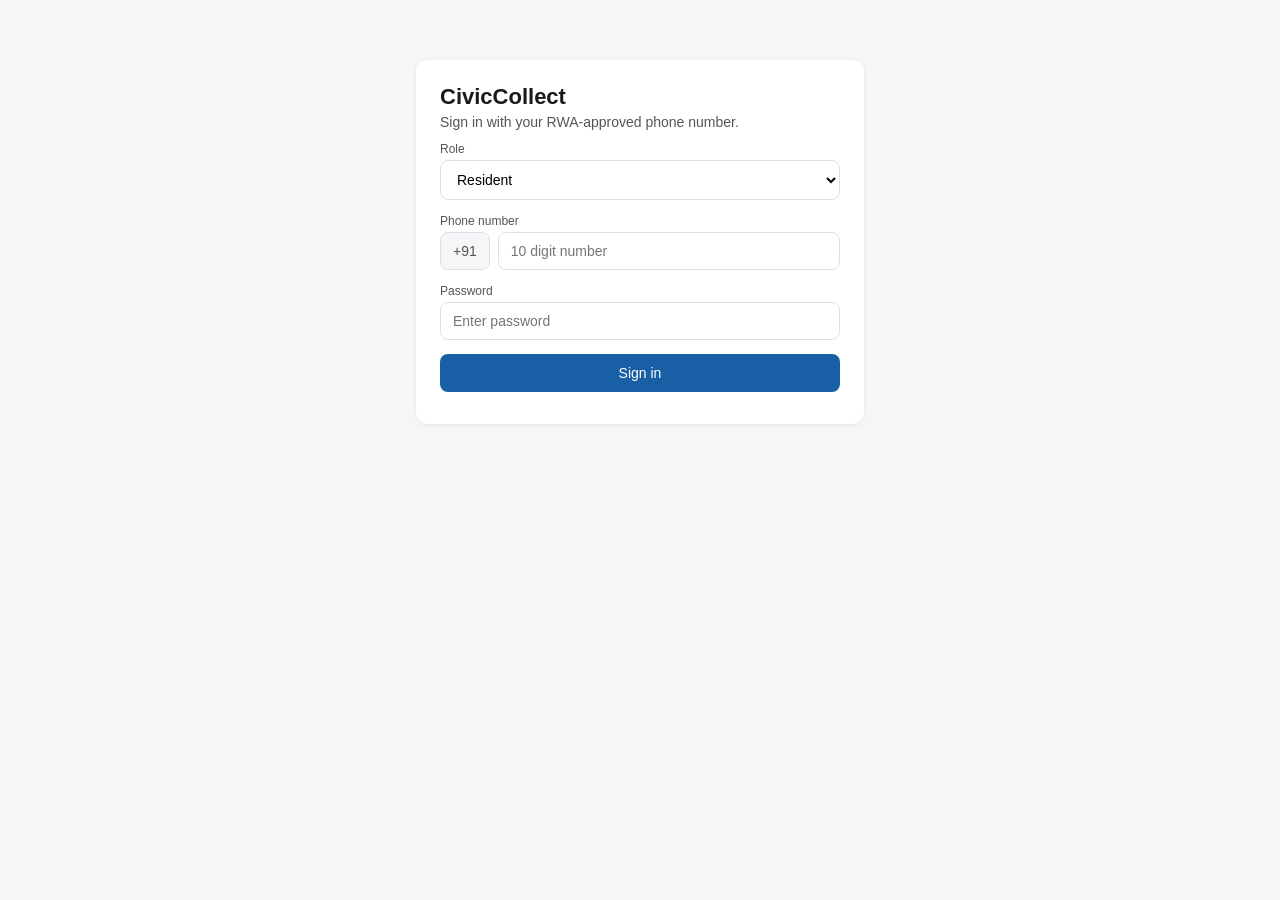
<file: frontend/index.html>
<!DOCTYPE html>
<html lang="en">
<head>
    <meta charset="UTF-8">
    <meta name="viewport" content="width=device-width, initial-scale=1.0">
    <title>CivicCollect — Sign In</title>
    <link rel="stylesheet" href="css/styles.css">
</head>
<body>

<div class="container" style="padding-top: 60px;">
    <div class="card">
        <h1>CivicCollect</h1>
        <p>Sign in with your RWA-approved phone number.</p>

        <!-- Step 1: Login -->
        <div id="step-login">
            <div class="msg msg-error" id="login-error"></div>

            <label>Role</label>
            <select id="role-select">
                <option value="resident">Resident</option>
                <option value="rwa_admin">RWA Admin</option>
            </select>

            <label>Phone number</label>
            <div style="display:flex; align-items:center; gap:8px; margin-bottom:14px;">
                <div style="padding:10px 12px; background:#F4F6F8; border:1px solid #DDE1E7; border-radius:8px; font-size:14px; color:#555; white-space:nowrap;">
                    +91
                </div>
                <input type="tel" id="phone-input" 
                    placeholder="10 digit number"
                    maxlength="10"
                    style="margin-bottom:0;"
                    oninput="this.value=this.value.replace(/\D/g,'').slice(0,10)">
            </div>

            <label>Password</label>
            <input type="password" id="password-input" placeholder="Enter password">

            <button class="btn btn-primary" onclick="login()">Sign in</button>
        </div>

        <!-- Step 2: Profile (first time only) -->
        <div id="step-register" style="display:none;">
            <div class="msg msg-error" id="register-error"></div>
            <h2>Complete your profile</h2>
            <p>This is a one-time setup. You won't be asked again.</p>

            <label>Full name</label>
            <input type="text" id="reg-name" placeholder="Your full name">

            <label>Address</label>
            <input type="text" id="reg-address" placeholder="Flat 4B, Block C">

            <label>Locality</label>
            <input type="text" id="reg-locality" placeholder="Sector 12, RWA Name">

            <button class="btn btn-primary" onclick="registerUser()">Save and continue</button>
        </div>

    </div>
</div>

<script src="js/auth.js"></script>
</body>
</html>
</file>
<file: frontend/css/styles.css>
* {
    margin: 0;
    padding: 0;
    box-sizing: border-box;
}

body {
    font-family: 'Segoe UI', sans-serif;
    background: #F4F6F8;
    color: #1A1A1A;
    min-height: 100vh;
}

/* Layout */
.container {
    max-width: 480px;
    margin: 0 auto;
    padding: 24px 16px;
}

.card {
    background: #FFFFFF;
    border-radius: 12px;
    padding: 24px;
    margin-bottom: 16px;
    box-shadow: 0 1px 4px rgba(0,0,0,0.08);
}

/* Typography */
h1 { font-size: 22px; font-weight: 600; margin-bottom: 4px; }
h2 { font-size: 16px; font-weight: 600; margin-bottom: 12px; }
p  { font-size: 14px; color: #555; margin-bottom: 12px; }

/* Form elements */
label {
    font-size: 12px;
    font-weight: 500;
    color: #555;
    display: block;
    margin-bottom: 4px;
}

input, textarea, select {
    width: 100%;
    padding: 10px 12px;
    border: 1px solid #DDE1E7;
    border-radius: 8px;
    font-size: 14px;
    margin-bottom: 14px;
    outline: none;
    transition: border 0.2s;
    background: #fff;
}

input:focus, textarea:focus, select:focus {
    border-color: #185FA5;
}

input:disabled {
    background: #F4F6F8;
    color: #888;
}

textarea { height: 80px; resize: none; }

/* Buttons */
.btn {
    width: 100%;
    padding: 11px;
    border: none;
    border-radius: 8px;
    font-size: 14px;
    font-weight: 500;
    cursor: pointer;
    transition: opacity 0.2s;
    margin-bottom: 8px;
}

.btn:hover { opacity: 0.88; }
.btn-primary { background: #185FA5; color: #fff; }
.btn-secondary {
    background: #fff;
    color: #185FA5;
    border: 1px solid #185FA5;
}
.btn-danger {
    background: #fff;
    color: #A32D2D;
    border: 1px solid #A32D2D;
}

/* Status badges */
.badge {
    display: inline-block;
    font-size: 11px;
    font-weight: 500;
    padding: 3px 10px;
    border-radius: 99px;
}

.badge-pending      { background: #FAEEDA; color: #854F0B; }
.badge-acknowledged { background: #E6F1FB; color: #185FA5; }
.badge-resolved     { background: #EAF3DE; color: #3B6D11; }

/* Messages */
.msg {
    font-size: 13px;
    padding: 10px 12px;
    border-radius: 8px;
    margin-bottom: 12px;
    display: none;
}

.msg-error   { background: #FCEBEB; color: #A32D2D; }
.msg-success { background: #EAF3DE; color: #3B6D11; }

/* Topbar */
.topbar {
    display: flex;
    align-items: center;
    justify-content: space-between;
    padding: 14px 16px;
    background: #fff;
    border-bottom: 1px solid #DDE1E7;
    margin-bottom: 20px;
}

.topbar-brand {
    font-size: 16px;
    font-weight: 600;
    color: #185FA5;
}

.topbar-role {
    font-size: 12px;
    color: #555;
    background: #F4F6F8;
    border: 1px solid #DDE1E7;
    border-radius: 99px;
    padding: 3px 10px;
}

/* Complaint items */
.complaint-item {
    padding: 14px 0;
    border-bottom: 1px solid #DDE1E7;
}

.complaint-item:last-child {
    border-bottom: none;
}

.complaint-header {
    display: flex;
    justify-content: space-between;
    align-items: center;
    margin-bottom: 6px;
}

.complaint-date {
    font-size: 12px;
    color: #555;
}

.complaint-desc {
    font-size: 14px;
    color: #1A1A1A;
    margin-bottom: 4px;
}

.complaint-meta {
    font-size: 12px;
    color: #555;
    margin-bottom: 6px;
}

/* Divider */
.divider {
    border: none;
    border-top: 1px solid #DDE1E7;
    margin: 16px 0;
}

/* Stats grid */
.stats-grid {
    display: grid;
    grid-template-columns: repeat(3, 1fr);
    gap: 10px;
    margin-bottom: 16px;
}

.stat-box {
    background: #F4F6F8;
    border-radius: 8px;
    padding: 12px;
    text-align: center;
}

.stat-value {
    font-size: 24px;
    font-weight: 600;
    color: #1A1A1A;
}

.stat-value.amber { color: #854F0B; }
.stat-value.blue  { color: #185FA5; }
.stat-value.green { color: #3B6D11; }

.stat-label {
    font-size: 11px;
    color: #555;
    margin-top: 2px;
}
</file>
